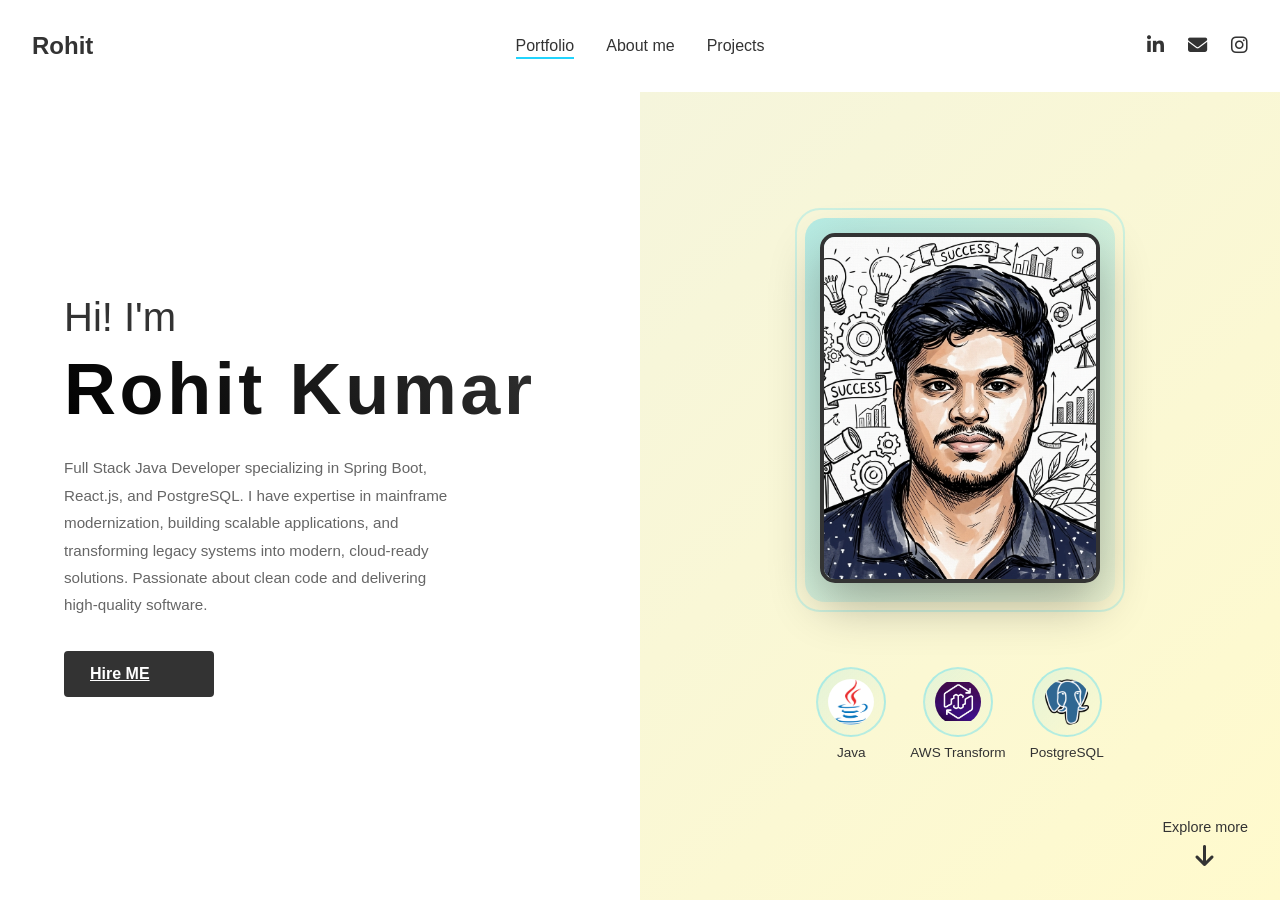
<file: index.html>
<!DOCTYPE html>
<html lang="en">
<head>
    <meta charset="UTF-8">
    <meta name="viewport" content="width=device-width, initial-scale=1.0">
    <title>Rohit - Portfolio</title>
    <link rel="stylesheet" href="design/style.css">
    <link rel="stylesheet" href="https://cdnjs.cloudflare.com/ajax/libs/font-awesome/6.4.0/css/all.min.css">
</head>
<body>
    <div class="container">
        <!-- Header -->
        <header class="header">
            <div class="logo">Rohit</div>
            <nav class="navbar">
                <ul>
                    <li><a href="index.html" class="active">Portfolio</a></li>
                    <li><a href="html/about.html">About me</a></li>
                    <li><a href="html/projects.html">Projects</a></li>
                </ul>
            </nav>
            <div class="social-icons">
                <a href="https://linkedin.com/in/rohitcse14" target="_blank"><i class="fab fa-linkedin-in"></i></a>
                <a href="mailto:rkmr2003@gmail.com"><i class="fas fa-envelope"></i></a>
                <a href="https://www.instagram.com/_rohit_26k/" target="_blank"><i class="fab fa-instagram"></i></a>
            </div>
        </header>

        <!-- Main Content -->
        <main class="main-content">
            <section class="hero-section">
                <div class="hero-left">
                    <h1 class="greeting">Hi! I'm</h1>
                    <h2 class="name">Rohit Kumar</h2>
                    <p class="description">
                        Full Stack Java Developer specializing in Spring Boot, React.js, and PostgreSQL. I have expertise in mainframe modernization, building scalable applications, and transforming legacy systems into modern, cloud-ready solutions. Passionate about clean code and delivering high-quality software.
                    </p>
                    <a href="mailto:rkmr2003@gmail.com" class="hire-btn">Hire ME</a>
                </div>
                <div class="hero-right">
                    <div class="profile-image">
                        <img src="images/profile.jpg" alt="Rohit Kumar" class="profile-pic">
                    </div>
                    <div class="skills-bubbles">
                        <div class="skill-bubble">
                            <img src="images/java.png" alt="Java" class="bubble-icon">
                            <p>Java</p>
                        </div>
                        <div class="skill-bubble">
                            <img src="images/aws-transform.png" alt="AWS Transform" class="bubble-icon">
                            <p>AWS Transform</p>
                        </div>
                        <div class="skill-bubble">
                            <img src="images/postgresql.png" alt="PostgreSQL" class="bubble-icon">
                            <p>PostgreSQL</p>
                        </div>
                    </div>
                </div>
            </section>

            <div class="explore-more" id="exploreMore">
                <p>Explore more</p>
                <i class="fas fa-arrow-down"></i>
            </div>
        </main>
    </div>

    <script src="js/script.js"></script>
</body>
</html>
</file>
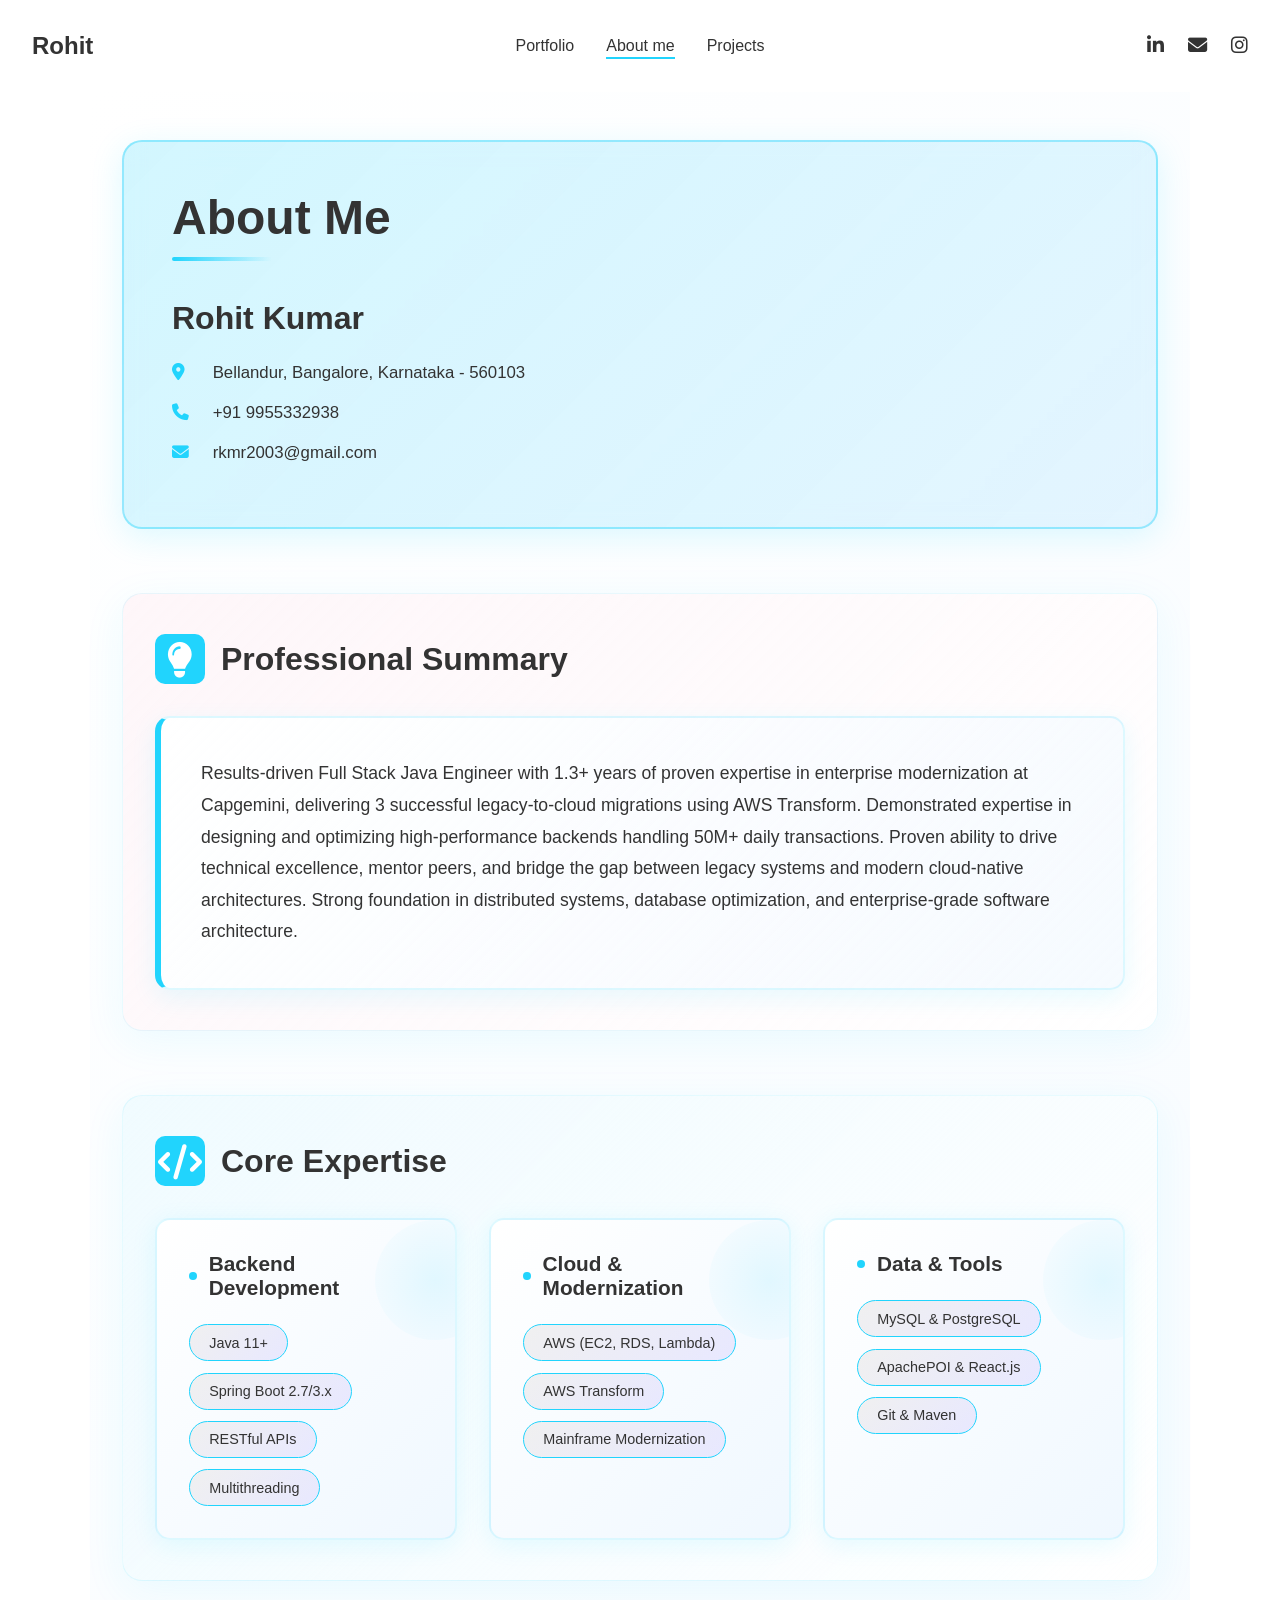
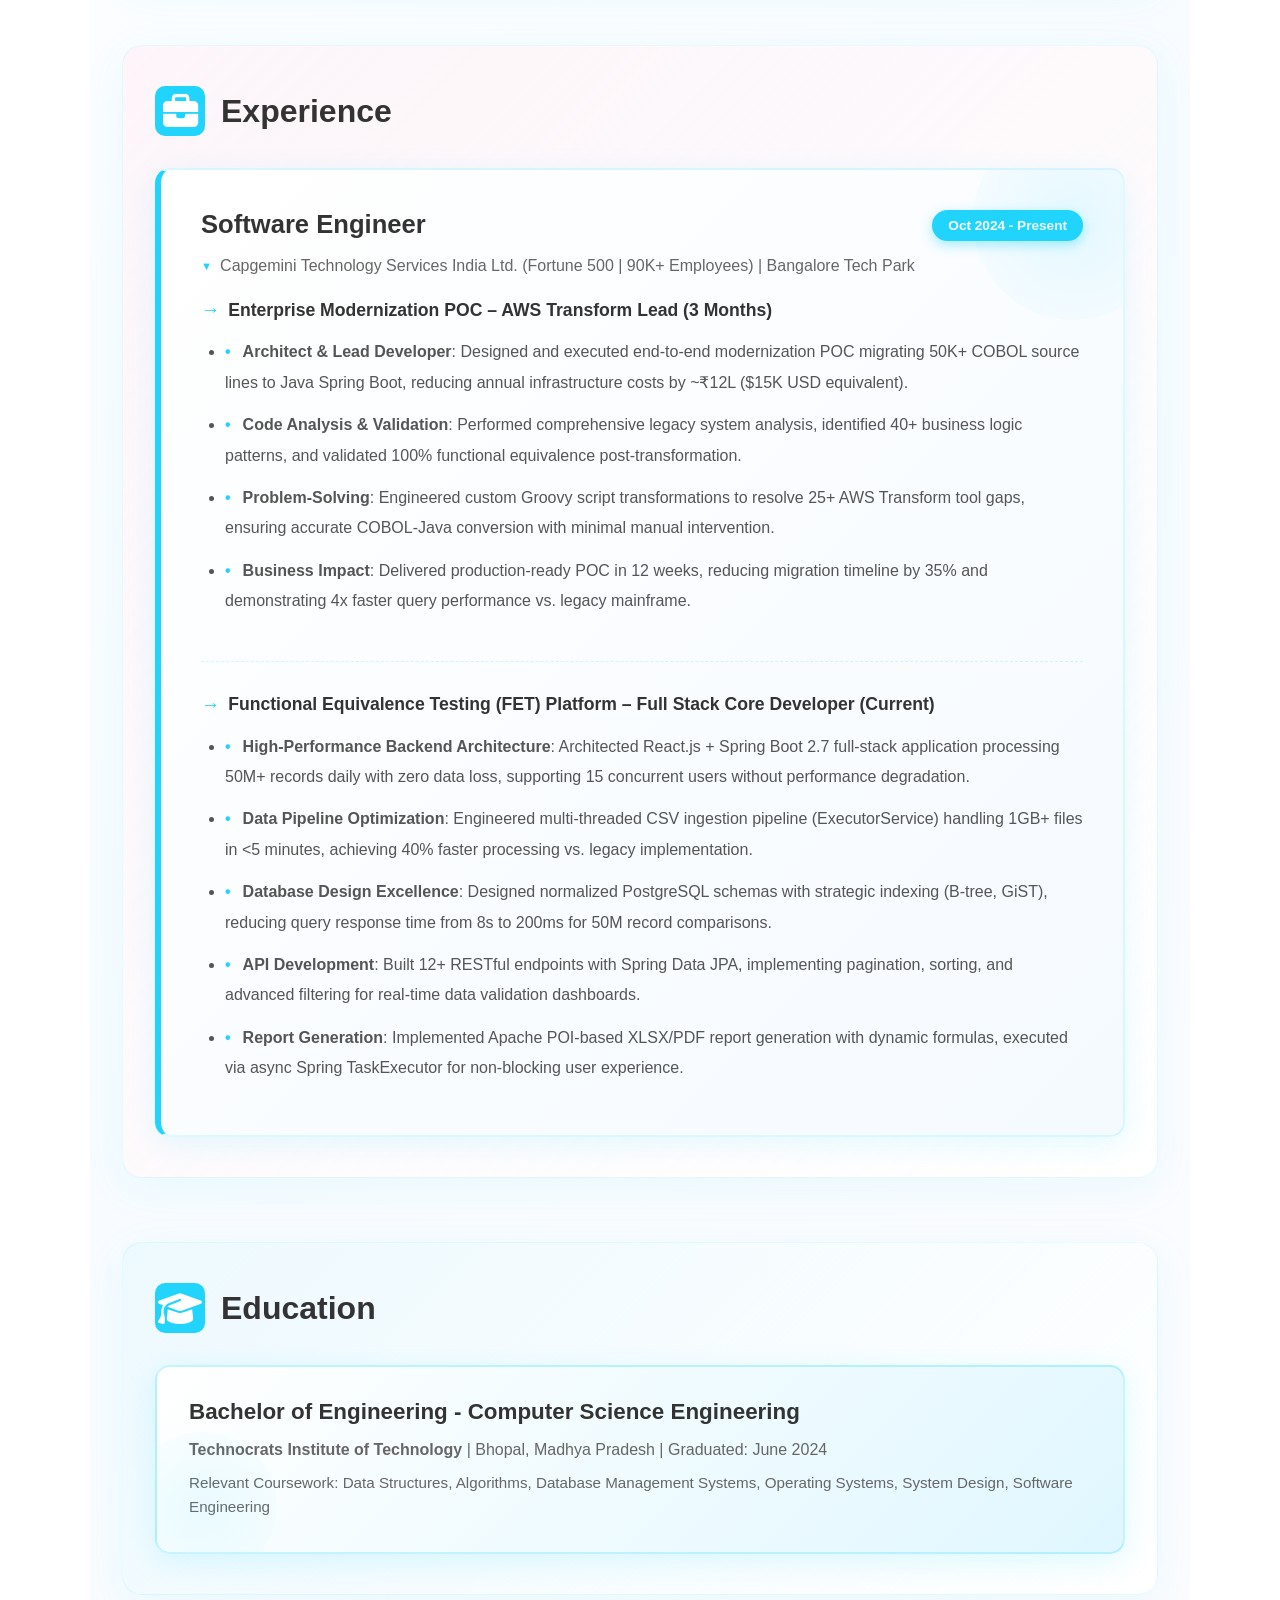
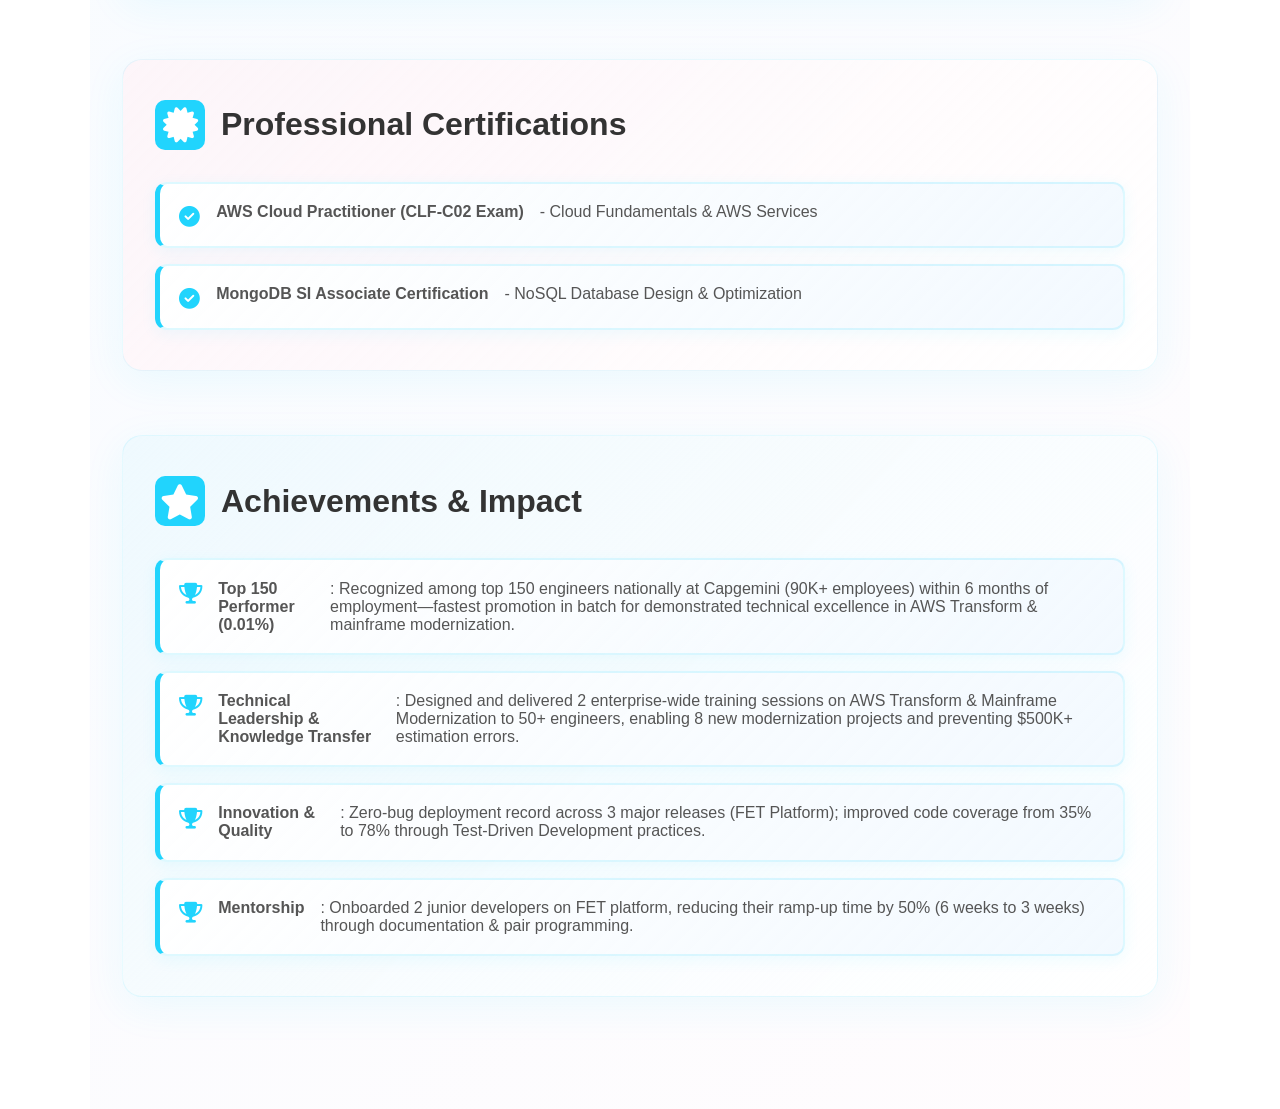
<file: html/about.html>
<!DOCTYPE html>
<html lang="en">
<head>
    <meta charset="UTF-8">
    <meta name="viewport" content="width=device-width, initial-scale=1.0">
    <title>About - Rohit Kumar Portfolio</title>
    <link rel="stylesheet" href="../design/style.css">
    <link rel="stylesheet" href="https://cdnjs.cloudflare.com/ajax/libs/font-awesome/6.4.0/css/all.min.css">
</head>
<body>
    <div class="container">
        <!-- Header -->
        <header class="header">
            <div class="logo">Rohit</div>
            <nav class="navbar">
                <ul>
                    <li><a href="../index.html">Portfolio</a></li>
                    <li><a href="about.html" class="active">About me</a></li>
                    <li><a href="projects.html">Projects</a></li>
                </ul>
            </nav>
            <div class="social-icons">
                <a href="https://linkedin.com/in/rohitcse14" target="_blank"><i class="fab fa-linkedin-in"></i></a>
                <a href="mailto:rkmr2003@gmail.com"><i class="fas fa-envelope"></i></a>
                <a href="https://www.instagram.com/_rohit_26k/" target="_blank"><i class="fab fa-instagram"></i></a>
            </div>
        </header>

        <!-- Main Content -->
        <main class="about-main">
            <!-- Personal Info -->
            <section class="about-section intro-section">
                <h1>About Me</h1>
                <div class="intro-content">
                    <p><strong>Rohit Kumar</strong></p>
                    <p><i class="fas fa-map-marker-alt"></i> Bellandur, Bangalore, Karnataka - 560103</p>
                    <p><i class="fas fa-phone"></i> +91 9955332938</p>
                    <p><i class="fas fa-envelope"></i> rkmr2003@gmail.com</p>
                </div>
            </section>

            <!-- Objective -->
            <section class="about-section">
                <h2><i class="fas fa-lightbulb"></i> Professional Summary</h2>
                <p>Results-driven Full Stack Java Engineer with 1.3+ years of proven expertise in enterprise modernization at Capgemini, delivering 3 successful legacy-to-cloud migrations using AWS Transform. Demonstrated expertise in designing and optimizing high-performance backends handling 50M+ daily transactions. Proven ability to drive technical excellence, mentor peers, and bridge the gap between legacy systems and modern cloud-native architectures. Strong foundation in distributed systems, database optimization, and enterprise-grade software architecture.</p>
            </section>

            <!-- Technical Skills -->
            <section class="about-section">
                <h2><i class="fas fa-code"></i> Core Expertise</h2>
                <div class="skills-grid">
                    <div class="skill-category">
                        <h3>Backend Development</h3>
                        <div class="skill-tags">
                            <span class="skill-tag">Java 11+</span>
                            <span class="skill-tag">Spring Boot 2.7/3.x</span>
                            <span class="skill-tag">RESTful APIs</span>
                            <span class="skill-tag">Multithreading</span>
                        </div>
                    </div>
                    <div class="skill-category">
                        <h3>Cloud & Modernization</h3>
                        <div class="skill-tags">
                            <span class="skill-tag">AWS (EC2, RDS, Lambda)</span>
                            <span class="skill-tag">AWS Transform</span>
                            <span class="skill-tag">Mainframe Modernization</span>
                        </div>
                    </div>
                    <div class="skill-category">
                        <h3>Data & Tools</h3>
                        <div class="skill-tags">
                            <span class="skill-tag">MySQL & PostgreSQL</span>
                            <span class="skill-tag">ApachePOI & React.js</span>
                            <span class="skill-tag">Git & Maven</span>
                        </div>
                    </div>
                </div>
            </section>

            <!-- Experience -->
            <section class="about-section">
                <h2><i class="fas fa-briefcase"></i> Experience</h2>
                <div class="experience-item">
                    <div class="exp-header">
                        <h3>Software Engineer</h3>
                        <span class="exp-date">Oct 2024 - Present</span>
                    </div>
                    <p class="exp-company">Capgemini Technology Services India Ltd. (Fortune 500 | 90K+ Employees) | Bangalore Tech Park</p>
                    
                    <div class="exp-project">
                        <h4>Enterprise Modernization POC – AWS Transform Lead (3 Months)</h4>
                        <ul>
                            <li><strong>Architect & Lead Developer</strong>: Designed and executed end-to-end modernization POC migrating 50K+ COBOL source lines to Java Spring Boot, reducing annual infrastructure costs by ~₹12L ($15K USD equivalent).</li>
                            <li><strong>Code Analysis & Validation</strong>: Performed comprehensive legacy system analysis, identified 40+ business logic patterns, and validated 100% functional equivalence post-transformation.</li>
                            <li><strong>Problem-Solving</strong>: Engineered custom Groovy script transformations to resolve 25+ AWS Transform tool gaps, ensuring accurate COBOL-Java conversion with minimal manual intervention.</li>
                            <li><strong>Business Impact</strong>: Delivered production-ready POC in 12 weeks, reducing migration timeline by 35% and demonstrating 4x faster query performance vs. legacy mainframe.</li>
                        </ul>
                    </div>

                    <div class="exp-project">
                        <h4>Functional Equivalence Testing (FET) Platform – Full Stack Core Developer (Current)</h4>
                        <ul>
                            <li><strong>High-Performance Backend Architecture</strong>: Architected React.js + Spring Boot 2.7 full-stack application processing 50M+ records daily with zero data loss, supporting 15 concurrent users without performance degradation.</li>
                            <li><strong>Data Pipeline Optimization</strong>: Engineered multi-threaded CSV ingestion pipeline (ExecutorService) handling 1GB+ files in <5 minutes, achieving 40% faster processing vs. legacy implementation.</li>
                            <li><strong>Database Design Excellence</strong>: Designed normalized PostgreSQL schemas with strategic indexing (B-tree, GiST), reducing query response time from 8s to 200ms for 50M record comparisons.</li>
                            <li><strong>API Development</strong>: Built 12+ RESTful endpoints with Spring Data JPA, implementing pagination, sorting, and advanced filtering for real-time data validation dashboards.</li>
                            <li><strong>Report Generation</strong>: Implemented Apache POI-based XLSX/PDF report generation with dynamic formulas, executed via async Spring TaskExecutor for non-blocking user experience.</li>
                        </ul>
                    </div>
                </div>
            </section>

            <!-- Education -->
            <section class="about-section">
                <h2><i class="fas fa-graduation-cap"></i> Education</h2>
                <div class="education-item">
                    <h3>Bachelor of Engineering - Computer Science Engineering</h3>
                    <p class="edu-details"><strong>Technocrats Institute of Technology</strong> | Bhopal, Madhya Pradesh | Graduated: June 2024</p>
                    <p class="edu-details" style="font-size: 0.95rem; margin-top: 0.5rem; color: #666;">Relevant Coursework: Data Structures, Algorithms, Database Management Systems, Operating Systems, System Design, Software Engineering</p>
                </div>
            </section>

            <!-- Certifications -->
            <section class="about-section">
                <h2><i class="fas fa-certificate"></i> Professional Certifications</h2>
                <ul class="cert-list">
                    <li><i class="fas fa-check-circle"></i> <strong>AWS Cloud Practitioner (CLF-C02 Exam)</strong> - Cloud Fundamentals & AWS Services</li>
                    <li><i class="fas fa-check-circle"></i> <strong>MongoDB SI Associate Certification</strong> - NoSQL Database Design & Optimization</li>
                </ul>
            </section>

            <!-- Achievements -->
            <section class="about-section">
                <h2><i class="fas fa-star"></i> Achievements & Impact</h2>
                <ul class="achievement-list">
                    <li><i class="fas fa-trophy"></i> <strong>Top 150 Performer (0.01%)</strong>: Recognized among top 150 engineers nationally at Capgemini (90K+ employees) within 6 months of employment—fastest promotion in batch for demonstrated technical excellence in AWS Transform & mainframe modernization.</li>
                    <li><i class="fas fa-trophy"></i> <strong>Technical Leadership & Knowledge Transfer</strong>: Designed and delivered 2 enterprise-wide training sessions on AWS Transform & Mainframe Modernization to 50+ engineers, enabling 8 new modernization projects and preventing $500K+ estimation errors.</li>
                    <li><i class="fas fa-trophy"></i> <strong>Innovation & Quality</strong>: Zero-bug deployment record across 3 major releases (FET Platform); improved code coverage from 35% to 78% through Test-Driven Development practices.</li>
                    <li><i class="fas fa-trophy"></i> <strong>Mentorship</strong>: Onboarded 2 junior developers on FET platform, reducing their ramp-up time by 50% (6 weeks to 3 weeks) through documentation & pair programming.</li>
                </ul>
            </section>
        </main>
    </div>

    <script src="../js/script.js"></script>
</body>
</html>
</file>
<file: design/style.css>
* {
    margin: 0;
    padding: 0;
    box-sizing: border-box;
    scroll-behavior: smooth;
}

:root {
    --primary-color: #333;
    --secondary-color: #f5f5dc;
    --accent-color: #21d4fd;
    --text-color: #333;
    --light-bg: #ffffff;
}

html, body {
    height: 100%;
    font-family: 'Segoe UI', Tahoma, Geneva, Verdana, sans-serif;
    color: var(--text-color);
}

.container {
    display: flex;
    flex-direction: column;
    min-height: 100vh;
}

/* Header Styles */
.header {
    display: flex;
    justify-content: space-between;
    align-items: center;
    padding: 2rem;
    background-color: var(--light-bg);
    position: relative;
    z-index: 100;
}

.logo {
    font-size: 1.5rem;
    font-weight: bold;
    color: var(--text-color);
    min-width: 120px;
}

.navbar {
    flex: 1;
    display: flex;
    justify-content: center;
}

.navbar ul {
    list-style: none;
    display: flex;
    gap: 2rem;
}

.navbar a {
    text-decoration: none;
    color: var(--text-color);
    font-weight: 500;
    position: relative;
    transition: color 0.3s ease;
}

.navbar a::after {
    content: '';
    position: absolute;
    bottom: -5px;
    left: 0;
    width: 0;
    height: 2px;
    background-color: var(--accent-color);
    transition: width 0.3s ease;
}

.navbar a:hover::after,
.navbar a.active::after {
    width: 100%;
}

.social-icons {
    display: flex;
    gap: 1.5rem;
    min-width: 120px;
    justify-content: flex-end;
}

.social-icons a {
    color: var(--text-color);
    font-size: 1.2rem;
    text-decoration: none;
    transition: color 0.3s ease, transform 0.3s ease;
}

.social-icons a:hover {
    color: var(--accent-color);
    transform: translateY(-3px);
}

/* Main Content */
.main-content {
    flex: 1;
    display: flex;
    position: relative;
    overflow: hidden;
}

.hero-section {
    display: grid;
    grid-template-columns: 1fr 1fr;
    width: 100%;
    min-height: calc(100vh - 100px);
}

.hero-left {
    background-color: var(--light-bg);
    padding: 4rem;
    display: flex;
    flex-direction: column;
    justify-content: center;
    position: relative;
    z-index: 2;
}

.hero-right {
    background: linear-gradient(135deg, #f5f5dc 0%, #fffacd 100%);
    padding: 4rem;
    display: flex;
    flex-direction: column;
    justify-content: center;
    align-items: center;
    position: relative;
}

.greeting {
    font-size: 2.5rem;
    font-weight: 500;
    color: var(--text-color);
    margin-bottom: 0.5rem;
}

.name {
    font-size: 4.5rem;
    font-weight: bold;
    background: linear-gradient(45deg, #000, #333);
    -webkit-background-clip: text;
    -webkit-text-fill-color: transparent;
    background-clip: text;
    margin-bottom: 1.5rem;
    letter-spacing: 0.05em;
}

.description {
    font-size: 0.95rem;
    line-height: 1.8;
    color: #666;
    margin-bottom: 2rem;
    max-width: 400px;
}

.hire-btn {
    width: 150px;
    padding: 0.75rem 1.5rem;
    background-color: var(--primary-color);
    color: white;
    border: 2px solid var(--primary-color);
    border-radius: 4px;
    font-size: 1rem;
    font-weight: 600;
    cursor: pointer;
    transition: all 0.3s ease;
}

.hire-btn:hover {
    background-color: transparent;
    color: var(--primary-color);
}

/* Profile Image */
.profile-image {
    margin-bottom: 3rem;
    position: relative;
    display: inline-block;
}

.profile-pic {
    width: 280px;
    height: 350px;
    object-fit: cover;
    border-radius: 15px;
    box-shadow: 0 20px 50px rgba(0, 0, 0, 0.3);
    border: 4px solid var(--primary-color);
    transition: transform 0.3s ease, box-shadow 0.3s ease;
    position: relative;
    z-index: 2;
}

.profile-pic:hover {
    transform: translateY(-10px);
    box-shadow: 0 30px 70px rgba(0, 0, 0, 0.4);
}

.profile-image::before {
    content: '';
    position: absolute;
    top: -15px;
    left: -15px;
    right: -15px;
    bottom: -15px;
    background: linear-gradient(135deg, var(--accent-color), rgba(33, 212, 253, 0.2));
    border-radius: 20px;
    z-index: 1;
    opacity: 0.3;
}

.profile-image::after {
    content: '';
    position: absolute;
    top: -25px;
    left: -25px;
    right: -25px;
    bottom: -25px;
    border: 2px solid var(--accent-color);
    border-radius: 25px;
    opacity: 0.2;
    z-index: 0;
    animation: rotateBorder 8s linear infinite;
}

@keyframes rotateBorder {
    0% {
        transform: rotate(0deg);
    }
    100% {
        transform: rotate(360deg);
    }
}

/* Statistics */
.stats {
    display: flex;
    gap: 4rem;
    margin-top: 2rem;
}

.stat-item {
    text-align: center;
}

.stat-item h3 {
    font-size: 2.5rem;
    font-weight: bold;
    color: var(--primary-color);
    margin-bottom: 0.5rem;
}

.stat-item p {
    font-size: 0.9rem;
    color: #666;
}

/* Skills Bubbles */
.skills-bubbles {
    display: flex;
    justify-content: center;
    align-items: center;
    gap: 1.5rem;
    flex-wrap: wrap;
    margin-top: 2rem;
}

.skill-bubble {
    display: flex;
    flex-direction: column;
    align-items: center;
    gap: 0.5rem;
    transition: all 0.3s ease;
}

.bubble-icon {
    width: 70px;
    height: 70px;
    object-fit: contain;
    padding: 10px;
    background: linear-gradient(135deg, rgba(33, 212, 253, 0.1) 0%, rgba(255, 255, 255, 0) 100%);
    border-radius: 50%;
    border: 2px solid rgba(33, 212, 253, 0.3);
    transition: all 0.3s ease;
}

.skill-bubble:hover .bubble-icon {
    transform: scale(1.1) translateY(-5px);
    background: linear-gradient(135deg, rgba(33, 212, 253, 0.25) 0%, rgba(33, 212, 253, 0.1) 100%);
    border-color: var(--accent-color);
    box-shadow: 0 8px 20px rgba(33, 212, 253, 0.3);
}

.skill-bubble p {
    font-size: 0.85rem;
    color: var(--primary-color);
    font-weight: 500;
    text-align: center;
}

/* Explore More */
.explore-more {
    position: absolute;
    bottom: 2rem;
    right: 2rem;
    text-align: center;
    animation: bounce 2s infinite;
}

.explore-more p {
    font-size: 0.9rem;
    margin-bottom: 0.5rem;
    color: var(--text-color);
}

.explore-more i {
    font-size: 1.5rem;
    color: var(--text-color);
}

@keyframes bounce {
    0%, 100% {
        transform: translateY(0);
    }
    50% {
        transform: translateY(10px);
    }
}

/* Slide animations for page transitions */
@keyframes slideOutUp {
    0% {
        opacity: 1;
        transform: translateY(0);
    }
    100% {
        opacity: 0;
        transform: translateY(-100%);
    }
}

@keyframes slideInDown {
    0% {
        opacity: 0;
        transform: translateY(100%);
    }
    100% {
        opacity: 1;
        transform: translateY(0);
    }
}

@keyframes fadeOut {
    0% {
        opacity: 1;
    }
    100% {
        opacity: 0;
    }
}

/* Responsive Design */
/* About Page Styles */
.about-main {
    padding: 3rem 2rem;
    max-width: 1100px;
    margin: 0 auto;
    flex: 1;
    background: linear-gradient(135deg, 
        rgba(255, 255, 255, 1) 0%, 
        rgba(240, 248, 255, 0.5) 50%, 
        rgba(255, 245, 250, 0.3) 100%);
    position: relative;
}

.about-section {
    margin-bottom: 4rem;
    background: linear-gradient(135deg, rgba(255,255,255,0.9), rgba(245,250,255,0.95));
    padding: 2.5rem 2rem;
    border-radius: 20px;
    border: 1px solid rgba(33, 212, 253, 0.1);
    box-shadow: 0 10px 40px rgba(33, 212, 253, 0.08);
    transition: all 0.3s ease;
}

.about-section:hover {
    box-shadow: 0 15px 50px rgba(33, 212, 253, 0.12);
    border-color: rgba(33, 212, 253, 0.2);
}

.about-section:nth-child(odd) {
    background: linear-gradient(135deg, rgba(33, 212, 253, 0.05) 0%, rgba(255, 255, 255, 0.95) 100%);
}

.about-section:nth-child(even) {
    background: linear-gradient(135deg, rgba(255, 240, 245, 0.6) 0%, rgba(255, 255, 255, 0.95) 100%);
}

.about-section h1 {
    font-size: 3rem;
    color: var(--primary-color);
    margin-bottom: 2rem;
    position: relative;
    padding-bottom: 1rem;
}

.about-section h1::after {
    content: '';
    position: absolute;
    bottom: 0;
    left: 0;
    width: 100px;
    height: 4px;
    background: linear-gradient(90deg, var(--accent-color), transparent);
    border-radius: 2px;
}

.about-section h2 {
    font-size: 2rem;
    color: var(--primary-color);
    margin-bottom: 2rem;
    display: flex;
    align-items: center;
    gap: 1rem;
    position: relative;
}

.about-section h2 i {
    color: white;
    font-size: 2.2rem;
    background: var(--accent-color);
    width: 50px;
    height: 50px;
    min-width: 50px;
    min-height: 50px;
    display: inline-flex;
    align-items: center;
    justify-content: center;
    border-radius: 10px;
    transition: all 0.3s ease;
    flex-shrink: 0;
    line-height: 1;
    font-weight: 900;
    font-style: normal;
}

.about-section h2:hover i {
    background: var(--accent-color);
    color: white;
    transform: scale(1.1) rotate(5deg);
}

/* Intro Section */
.intro-section {
    background: linear-gradient(135deg, rgba(33, 212, 253, 0.2), rgba(100, 200, 255, 0.15)) !important;
    padding: 3rem;
    border-radius: 20px;
    border: 2px solid rgba(33, 212, 253, 0.4);
    backdrop-filter: blur(10px);
    box-shadow: 0 8px 32px rgba(33, 212, 253, 0.15);
    transition: all 0.3s ease;
}

.intro-section:hover {
    transform: translateY(-5px);
    box-shadow: 0 15px 50px rgba(33, 212, 253, 0.15);
    border-color: var(--accent-color);
}

.intro-wrapper {
    display: flex;
    align-items: center;
    gap: 3rem;
}

.intro-content {
    flex: 1;
}

.intro-content p {
    margin: 0.8rem 0;
    font-size: 1.05rem;
    color: #333;
    line-height: 1.6;
}

.intro-content p:first-child strong {
    font-size: 2rem;
    color: var(--primary-color);
    display: block;
    margin-bottom: 1rem;
}

.intro-content p i {
    color: var(--accent-color);
    margin-right: 0.75rem;
    width: 24px;
    font-weight: bold;
}

.intro-image {
    flex-shrink: 0;
}

.intro-image .profile-image {
    width: 300px;
    height: auto;
    border-radius: 15px;
    box-shadow: 0 20px 50px rgba(0, 0, 0, 0.3);
    border: 4px solid var(--primary-color);
    display: block;
}

/* Objective Section */
.about-section > p {
    font-size: 1.1rem;
    line-height: 1.8;
    color: #333;
    background: linear-gradient(135deg, rgba(255,255,255,1) 0%, rgba(240,248,255,0.6) 100%);
    padding: 2.5rem;
    border-radius: 15px;
    border: 2px solid rgba(33, 212, 253, 0.15);
    border-left: 6px solid var(--accent-color);
    box-shadow: 0 8px 25px rgba(33, 212, 253, 0.1);
    transition: all 0.3s ease;
}

.about-section > p:hover {
    transform: translateY(-3px);
    box-shadow: 0 12px 35px rgba(33, 212, 253, 0.15);
    border-color: rgba(33, 212, 253, 0.25);
}

/* Skills Grid */
.skills-grid {
    display: grid;
    grid-template-columns: repeat(auto-fit, minmax(280px, 1fr));
    gap: 2rem;
}

.skill-category {
    background: linear-gradient(135deg, #ffffff 0%, #f0f8ff 100%);
    padding: 2rem;
    border-radius: 15px;
    border: 2px solid rgba(33, 212, 253, 0.15);
    transition: all 0.3s cubic-bezier(0.25, 0.46, 0.45, 0.94);
    box-shadow: 0 5px 25px rgba(33, 212, 253, 0.1);
    position: relative;
    overflow: hidden;
}

.skill-category::before {
    content: '';
    position: absolute;
    top: 0;
    right: -40px;
    width: 120px;
    height: 120px;
    background: radial-gradient(circle, rgba(33, 212, 253, 0.1), transparent);
    border-radius: 50%;
}

.skill-category:hover {
    transform: translateY(-10px);
    border-color: var(--accent-color);
    box-shadow: 0 15px 50px rgba(33, 212, 253, 0.25);
    background: linear-gradient(135deg, #f0f8ff, #ffffff);
}

.skill-category h3 {
    font-size: 1.3rem;
    color: var(--primary-color);
    margin-bottom: 1.5rem;
    display: flex;
    align-items: center;
}

.skill-category h3::before {
    content: '';
    display: inline-block;
    width: 8px;
    height: 8px;
    background: var(--accent-color);
    border-radius: 50%;
    margin-right: 0.75rem;
}

.skill-tags {
    display: flex;
    flex-wrap: wrap;
    gap: 0.7rem;
}

.skill-tag {
    display: inline-block;
    background: linear-gradient(135deg, #f0f0f0, #e8e8ff);
    color: var(--primary-color);
    padding: 0.6rem 1.2rem;
    border-radius: 25px;
    font-size: 0.9rem;
    font-weight: 500;
    border: 1.5px solid var(--accent-color);
    transition: all 0.3s ease;
    cursor: pointer;
    position: relative;
    overflow: hidden;
}

.skill-tag::before {
    content: '';
    position: absolute;
    top: 0;
    left: -100%;
    width: 100%;
    height: 100%;
    background: var(--accent-color);
    transition: left 0.3s ease;
    z-index: -1;
}

.skill-tag:hover {
    color: white;
    transform: translateY(-3px);
    box-shadow: 0 8px 15px rgba(33, 212, 253, 0.3);
}

.skill-tag:hover::before {
    left: 0;
}

/* Experience */
.experience-item {
    background: linear-gradient(135deg, #ffffff 0%, #f5faff 100%);
    padding: 2.5rem;
    border-radius: 15px;
    border: 2px solid rgba(33, 212, 253, 0.15);
    border-left: 6px solid var(--accent-color);
    box-shadow: 0 8px 30px rgba(33, 212, 253, 0.12);
    transition: all 0.3s ease;
    position: relative;
    overflow: hidden;
}

.experience-item::before {
    content: '';
    position: absolute;
    top: -50px;
    right: -50px;
    width: 200px;
    height: 200px;
    background: radial-gradient(circle, rgba(33, 212, 253, 0.1), transparent);
    border-radius: 50%;
}

.experience-item:hover {
    transform: translateY(-8px);
    box-shadow: 0 20px 60px rgba(33, 212, 253, 0.2);
    border-color: rgba(33, 212, 253, 0.3);
}

.exp-header {
    display: flex;
    justify-content: space-between;
    align-items: flex-start;
    margin-bottom: 1rem;
    gap: 1rem;
}

.exp-header h3 {
    font-size: 1.6rem;
    color: var(--primary-color);
    margin: 0;
    font-weight: 600;
}

.exp-date {
    color: white;
    background: var(--accent-color);
    font-weight: 600;
    font-size: 0.85rem;
    padding: 0.5rem 1rem;
    border-radius: 20px;
    white-space: nowrap;
    box-shadow: 0 4px 12px rgba(33, 212, 253, 0.4);
}

.exp-company {
    color: #666;
    margin-bottom: 1.5rem;
    font-size: 1rem;
    font-weight: 500;
    display: flex;
    align-items: center;
    gap: 0.5rem;
}

.exp-company::before {
    content: '▼';
    color: var(--accent-color);
    font-size: 0.7rem;
}

.exp-project {
    margin-bottom: 2rem;
    padding-bottom: 2rem;
    border-bottom: 1px dashed rgba(33, 212, 253, 0.2);
}

.exp-project:last-child {
    margin-bottom: 0;
    padding-bottom: 0;
    border-bottom: none;
}

.exp-project h4 {
    color: var(--primary-color);
    margin-bottom: 1rem;
    font-size: 1.1rem;
    display: flex;
    align-items: center;
    gap: 0.5rem;
}

.exp-project h4::before {
    content: '→';
    color: var(--accent-color);
    font-weight: bold;
    font-size: 1.2rem;
}

.exp-project ul {
    margin-left: 1.5rem;
    color: #555;
    line-height: 1.9;
}

.exp-project li {
    margin-bottom: 0.75rem;
    position: relative;
}

.exp-project li::before {
    content: '•';
    color: var(--accent-color);
    font-weight: bold;
    margin-right: 0.75rem;
}

/* Education */
.education-item {
    background: linear-gradient(135deg, #ffffff 0%, #e0f7ff 100%);
    padding: 2rem;
    border-radius: 15px;
    border: 2px solid rgba(33, 212, 253, 0.25);
    box-shadow: 0 8px 30px rgba(33, 212, 253, 0.15);
    transition: all 0.3s ease;
    position: relative;
    overflow: hidden;
}

.education-item::after {
    content: '';
    position: absolute;
    bottom: -30px;
    left: -30px;
    width: 150px;
    height: 150px;
    background: radial-gradient(circle, rgba(33, 212, 253, 0.08), transparent);
    border-radius: 50%;
}

.education-item:hover {
    transform: scale(1.02) translateY(-5px);
    box-shadow: 0 15px 50px rgba(33, 212, 253, 0.25);
    border-color: var(--accent-color);
}

.education-item h3 {
    color: var(--primary-color);
    margin-bottom: 0.75rem;
    font-size: 1.4rem;
}

.edu-details {
    color: #666;
    font-size: 1rem;
    line-height: 1.6;
}

/* Certifications and Achievements */
.cert-list,
.achievement-list {
    list-style: none;
    padding: 0;
}

.cert-list li,
.achievement-list li {
    padding: 1.2rem;
    color: #555;
    display: flex;
    align-items: flex-start;
    gap: 1rem;
    margin-bottom: 1rem;
    background: linear-gradient(135deg, rgba(255,255,255,1) 0%, rgba(240,248,255,0.8) 100%);
    border-radius: 12px;
    border-left: 5px solid var(--accent-color);
    border: 2px solid rgba(33, 212, 253, 0.15);
    border-left: 5px solid var(--accent-color);
    transition: all 0.3s ease;
    cursor: pointer;
    box-shadow: 0 4px 15px rgba(33, 212, 253, 0.08);
}

.cert-list li:hover,
.achievement-list li:hover {
    transform: translateX(8px) translateY(-2px);
    box-shadow: 0 12px 30px rgba(33, 212, 253, 0.2);
    background: linear-gradient(135deg, rgba(33,212,253,0.08) 0%, rgba(240,248,255,1) 100%);
    border-color: rgba(33, 212, 253, 0.3);
}

.cert-list i,
.achievement-list i {
    color: var(--accent-color);
    font-size: 1.3rem;
    flex-shrink: 0;
    margin-top: 0.2rem;
}

.cert-list li:last-child,
.achievement-list li:last-child {
    margin-bottom: 0;
}

/* Responsive Design */
@media (max-width: 768px) {
    .header {
        flex-wrap: wrap;
        padding: 1rem;
    }

    .navbar ul {
        flex-direction: column;
        gap: 1rem;
        width: 100%;
        margin: 1rem 0;
    }

    .hero-section {
        grid-template-columns: 1fr;
        min-height: auto;
    }

    .hero-left,
    .hero-right {
        padding: 2rem;
    }

    .greeting {
        font-size: 1.8rem;
    }

    .name {
        font-size: 2.5rem;
    }

    .description {
        font-size: 0.9rem;
    }

    .profile-pic {
        width: 200px;
        height: 250px;
    }

    .stats {
        flex-direction: column;
        gap: 1.5rem;
    }

    .social-icons {
        width: 100%;
        justify-content: center;
        margin-bottom: 1rem;
    }

    .skills-bubbles {
        gap: 1rem;
        margin-top: 1.5rem;
    }

    .bubble-icon {
        width: 60px;
        height: 60px;
    }

    .skill-bubble p {
        font-size: 0.8rem;
    }

    .explore-more {
        position: static;
        padding: 1rem;
    }

    .about-main {
        padding: 1.5rem;
    }

    .about-section h1 {
        font-size: 2rem;
    }

    .about-section h2 {
        font-size: 1.4rem;
    }

    .about-section h2 i {
        width: 40px;
        height: 40px;
        font-size: 1.8rem;
    }

    .intro-section {
        padding: 1.5rem;
    }

    .exp-header {
        flex-direction: column;
        align-items: flex-start;
    }

    .exp-date {
        margin-top: 0.5rem;
    }

    .skills-grid {
        grid-template-columns: 1fr;
    }

    .skill-category {
        padding: 1.5rem;
    }
}/* Projects Page Styles */
.projects-main {
    padding: 3rem 2rem;
    max-width: 1200px;
    margin: 0 auto;
    flex: 1;
    background: linear-gradient(135deg, 
        rgba(255, 255, 255, 1) 0%, 
        rgba(240, 248, 255, 0.5) 50%, 
        rgba(255, 245, 250, 0.3) 100%);
    position: relative;
}

.projects-header {
    text-align: center;
    margin-bottom: 4rem;
    background: linear-gradient(135deg, rgba(33, 212, 253, 0.1) 0%, rgba(255, 245, 250, 0.4) 100%);
    padding: 3rem 2rem;
    border-radius: 20px;
    border: 2px solid rgba(33, 212, 253, 0.15);
    box-shadow: 0 10px 40px rgba(33, 212, 253, 0.1);
}

.projects-header h1 {
    font-size: 3rem;
    color: var(--primary-color);
    margin-bottom: 1rem;
    position: relative;
    padding-bottom: 1rem;
}

.projects-header h1::after {
    content: '';
    position: absolute;
    bottom: 0;
    left: 50%;
    transform: translateX(-50%);
    width: 100px;
    height: 4px;
    background: linear-gradient(90deg, transparent, var(--accent-color), transparent);
    border-radius: 2px;
}

.projects-intro {
    font-size: 1.1rem;
    color: #333;
    max-width: 600px;
    margin: 0 auto;
    line-height: 1.6;
}

/* Project Items */
.project-item {
    margin-bottom: 5rem;
    padding: 3rem;
    background: linear-gradient(135deg, #ffffff 0%, #f5faff 100%);
    border-radius: 20px;
    box-shadow: 0 10px 40px rgba(33, 212, 253, 0.12);
    border: 2px solid rgba(33, 212, 253, 0.15);
    transition: all 0.3s ease;
    position: relative;
    overflow: hidden;
}

.project-item::before {
    content: '';
    position: absolute;
    top: -100px;
    right: -100px;
    width: 300px;
    height: 300px;
    background: radial-gradient(circle, rgba(33, 212, 253, 0.08), transparent);
    border-radius: 50%;
    pointer-events: none;
}

.project-item:hover {
    transform: translateY(-8px);
    box-shadow: 0 20px 60px rgba(33, 212, 253, 0.2);
    border-color: rgba(33, 212, 253, 0.3);
}

.project-content {
    display: grid;
    grid-template-columns: 1fr 1fr;
    gap: 3rem;
    align-items: center;
}

.project-info h2 {
    font-size: 2rem;
    color: var(--primary-color);
    margin-bottom: 1rem;
    display: flex;
    align-items: center;
    gap: 0.75rem;
}

.project-info h2 i {
    color: var(--accent-color);
    font-size: 2.2rem;
}

.project-type {
    display: flex;
    flex-wrap: wrap;
    gap: 0.75rem;
    margin-bottom: 1.5rem;
}

.badge {
    display: inline-block;
    background: linear-gradient(135deg, var(--accent-color), rgba(33, 212, 253, 0.7));
    color: white;
    padding: 0.5rem 1rem;
    border-radius: 20px;
    font-size: 0.85rem;
    font-weight: 600;
    box-shadow: 0 4px 12px rgba(33, 212, 253, 0.3);
}

.project-description {
    font-size: 1rem;
    line-height: 1.8;
    color: #333;
    margin-bottom: 2rem;
}

.project-tagline {
    font-size: 1.05rem;
    font-style: italic;
    color: var(--accent-color);
    margin-bottom: 1.5rem;
    font-weight: 500;
    padding-bottom: 1rem;
    border-bottom: 2px solid rgba(33, 212, 253, 0.2);
}

.project-features {
    background: linear-gradient(135deg, rgba(33, 212, 253, 0.08) 0%, rgba(240, 248, 255, 0.6) 100%);
    padding: 1.5rem;
    border-radius: 12px;
    margin-bottom: 2rem;
    border: 2px solid rgba(33, 212, 253, 0.15);
    border-left: 5px solid var(--accent-color);
    box-shadow: 0 4px 15px rgba(33, 212, 253, 0.1);
    transition: all 0.3s ease;
}

.project-features:hover {
    box-shadow: 0 8px 25px rgba(33, 212, 253, 0.15);
    border-color: rgba(33, 212, 253, 0.25);
}

.project-features h4 {
    color: var(--primary-color);
    margin-bottom: 1rem;
    font-size: 1rem;
    display: flex;
    align-items: center;
    gap: 0.5rem;
}

.project-features h4 i {
    color: var(--accent-color);
}

.features-list {
    list-style: none;
    padding: 0;
    margin: 0;
}

.features-list li {
    padding: 0.6rem 0;
    color: #333;
    display: flex;
    align-items: center;
    gap: 0.75rem;
    font-size: 0.95rem;
    line-height: 1.6;
}

.features-list li::before {
    content: '✓';
    color: var(--accent-color);
    font-weight: bold;
    font-size: 1.1rem;
    flex-shrink: 0;
}\n\n.project-tech h4 {
    color: var(--primary-color);
    margin-bottom: 1rem;
    font-size: 1rem;
    display: flex;
    align-items: center;
    gap: 0.5rem;
}

.project-tech h4 i {
    color: var(--accent-color);
}

.project-tech {
    margin-top: 3rem;
}

.tech-list {
    display: flex;
    flex-wrap: wrap;
    gap: 0.5rem;
}

.tech-tag {
    display: inline-block;
    background: #f0f0f0;
    color: var(--primary-color);
    padding: 0.5rem 0.8rem;
    border-radius: 8px;
    font-size: 0.9rem;
    border: 1px solid var(--accent-color);
    transition: all 0.3s ease;
}

.tech-tag:hover {
    background: var(--accent-color);
    color: white;
    transform: translateY(-2px);
    box-shadow: 0 4px 12px rgba(33, 212, 253, 0.3);
}

/* Video Styling */
.project-video {
    position: relative;
}

.video-wrapper {
    position: relative;
    width: 100%;
    border-radius: 15px;
    overflow: hidden;
    box-shadow: 0 15px 50px rgba(33, 212, 253, 0.2);
    border: 2px solid rgba(33, 212, 253, 0.2);
    background: linear-gradient(135deg, #f0f8ff, #fff5f0);
}

.project-video-player {
    width: 100%;
    height: auto;
    display: block;
    transition: transform 0.3s ease;
}

.video-wrapper:hover .project-video-player {
    transform: scale(1.02);
}

.video-overlay {
    position: absolute;
    top: 0;
    left: 0;
    right: 0;
    bottom: 0;
    background: radial-gradient(circle at 30% 30%, rgba(33, 212, 253, 0.1), transparent);
    pointer-events: none;
    border-radius: 15px;
}

.video-caption {
    text-align: center;
    margin-top: 1rem;
    color: #333;
    font-size: 0.95rem;
    font-weight: 500;
}

/* Coming Soon Section */
.projects-coming {
    text-align: center;
    padding: 3rem;
    margin-top: 4rem;
}

.coming-card {
    background: linear-gradient(135deg, rgba(33, 212, 253, 0.15) 0%, rgba(255, 240, 245, 0.6) 100%);
    padding: 3rem;
    border-radius: 15px;
    border: 2px solid rgba(33, 212, 253, 0.25);
    box-shadow: 0 10px 40px rgba(33, 212, 253, 0.12);
    transition: all 0.3s ease;
    backdrop-filter: blur(10px);
}

.coming-card:hover {
    transform: translateY(-5px);
    box-shadow: 0 15px 50px rgba(33, 212, 253, 0.2);
    border-color: rgba(33, 212, 253, 0.4);
}

.coming-card i {
    font-size: 3rem;
    color: var(--accent-color);
    margin-bottom: 1rem;
    display: block;
}

.coming-card h3 {
    font-size: 1.8rem;
    color: var(--primary-color);
    margin-bottom: 0.75rem;
}

.coming-card p {
    color: #333;
    font-size: 1rem;
}

/* Responsive Design for Projects */
@media (max-width: 768px) {
    .projects-main {
        padding: 1.5rem;
    }

    .projects-header h1 {
        font-size: 2rem;
    }

    .project-item {
        padding: 1.5rem;
    }

    .project-content {
        grid-template-columns: 1fr;
        gap: 2rem;
    }

    .project-info h2 {
        font-size: 1.5rem;
    }

    .project-type {
        flex-direction: column;
        align-items: flex-start;
    }

    .badge {
        width: 100%;
        text-align: center;
    }

    .tech-list {
        flex-direction: column;
    }

    .tech-tag {
        width: 100%;
        text-align: center;
    }
}
</file>
